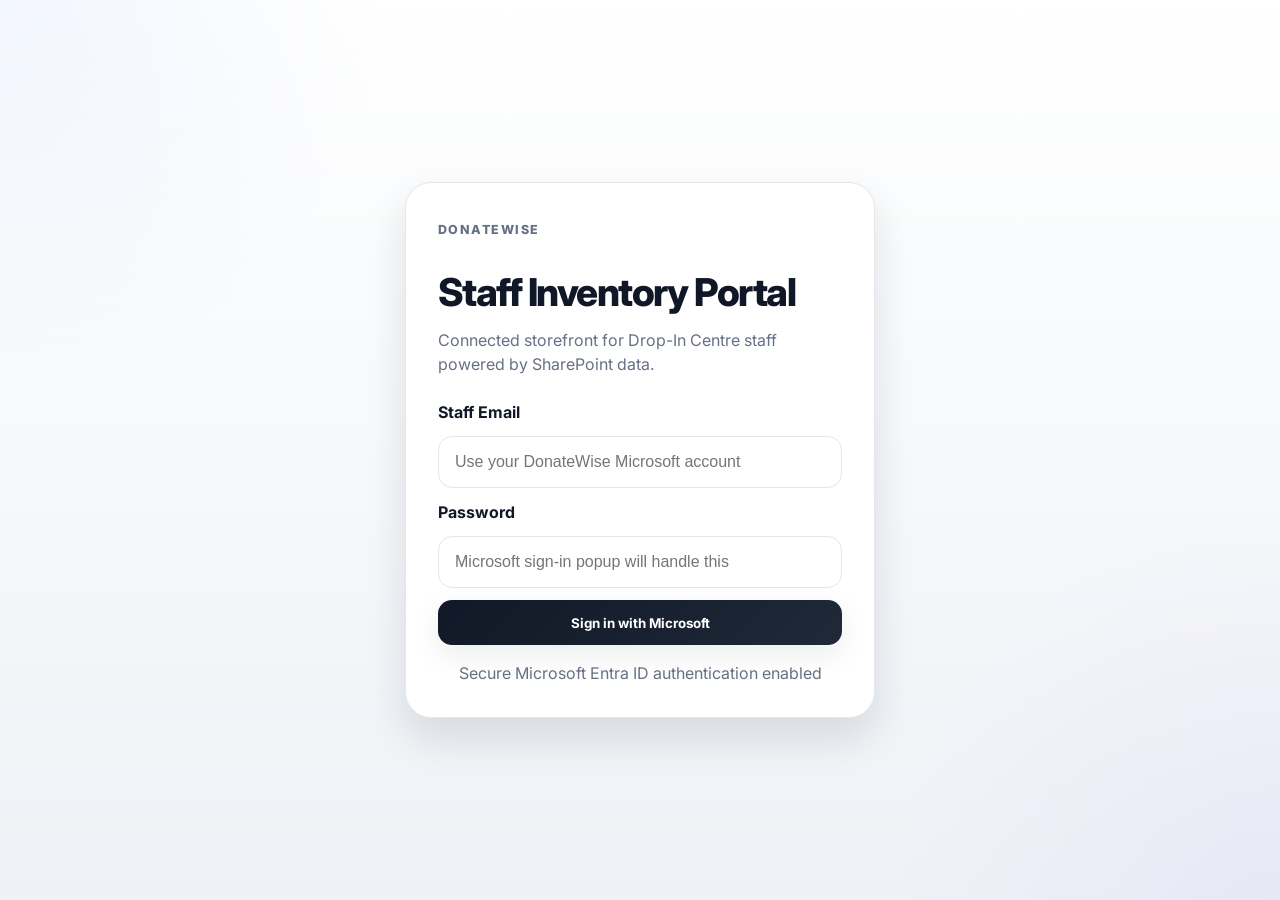
<file: index.html>
<!DOCTYPE html>
<html lang="en">
<head>
  <meta charset="UTF-8" />
  <meta name="viewport" content="width=device-width, initial-scale=1.0" />
  <title>DonateWise | Login</title>
  <link rel="preconnect" href="https://fonts.googleapis.com">
  <link rel="preconnect" href="https://fonts.gstatic.com" crossorigin>
  <link href="https://fonts.googleapis.com/css2?family=Inter:wght@400;500;600;700;800&display=swap" rel="stylesheet">
  <link rel="stylesheet" href="style.css" />
</head>
<body class="login-body">
  <main class="login-page">
    <section class="login-card reveal">
      <div class="login-brand">
        <p class="eyebrow">DONATEWISE</p>
        <h1>Staff Inventory Portal</h1>
        <p>Connected storefront for Drop-In Centre staff powered by SharePoint data.</p>
      </div>

      <form class="login-form" id="loginForm">
        <label for="email">Staff Email</label>
        <input type="email" id="email" placeholder="Use your DonateWise Microsoft account" required>

        <label for="password">Password</label>
        <input type="password" id="password" placeholder="Microsoft sign-in popup will handle this" required>

        <button type="submit" class="login-btn">Sign in with Microsoft</button>
      </form>

      <p class="login-note">Secure Microsoft Entra ID authentication enabled</p>
    </section>
  </main>

  <script src="https://alcdn.msauth.net/browser/2.38.1/js/msal-browser.min.js"></script>
  <script>
    const msalConfig = {
      auth: {
        clientId: "07e940a2-e4a5-4cbd-a59e-99554b722377",
        authority: "https://login.microsoftonline.com/4bdbaab1-f9e6-46f2-939c-a3df7cf52b8e",
        redirectUri: "https://niyamaredia.github.io/donatewise-storefront/"
      },
      cache: {
        cacheLocation: "localStorage",
        storeAuthStateInCookie: false
      }
    };

    const loginRequest = {
      scopes: ["User.Read", "Sites.Read.All"]
    };

    const msalInstance = new msal.PublicClientApplication(msalConfig);
    const loginForm = document.getElementById("loginForm");

    async function initAuth() {
      try {
        await msalInstance.initialize();

        const redirectResponse = await msalInstance.handleRedirectPromise();
        if (redirectResponse && redirectResponse.account) {
          msalInstance.setActiveAccount(redirectResponse.account);
          window.location.href = "home.html";
          return;
        }

        const accounts = msalInstance.getAllAccounts();
        if (accounts.length > 0) {
          msalInstance.setActiveAccount(accounts[0]);
        }
      } catch (error) {
        console.error("MSAL init error:", error);
      }
    }

    loginForm.addEventListener("submit", async function (e) {
      e.preventDefault();

      try {
        await msalInstance.loginPopup(loginRequest);
        window.location.href = "home.html";
      } catch (error) {
        console.error("Login failed:", error);
        alert("Microsoft login failed: " + (error.message || error));
      }
    });

    initAuth();
  </script>
</body>
</html>
</file>
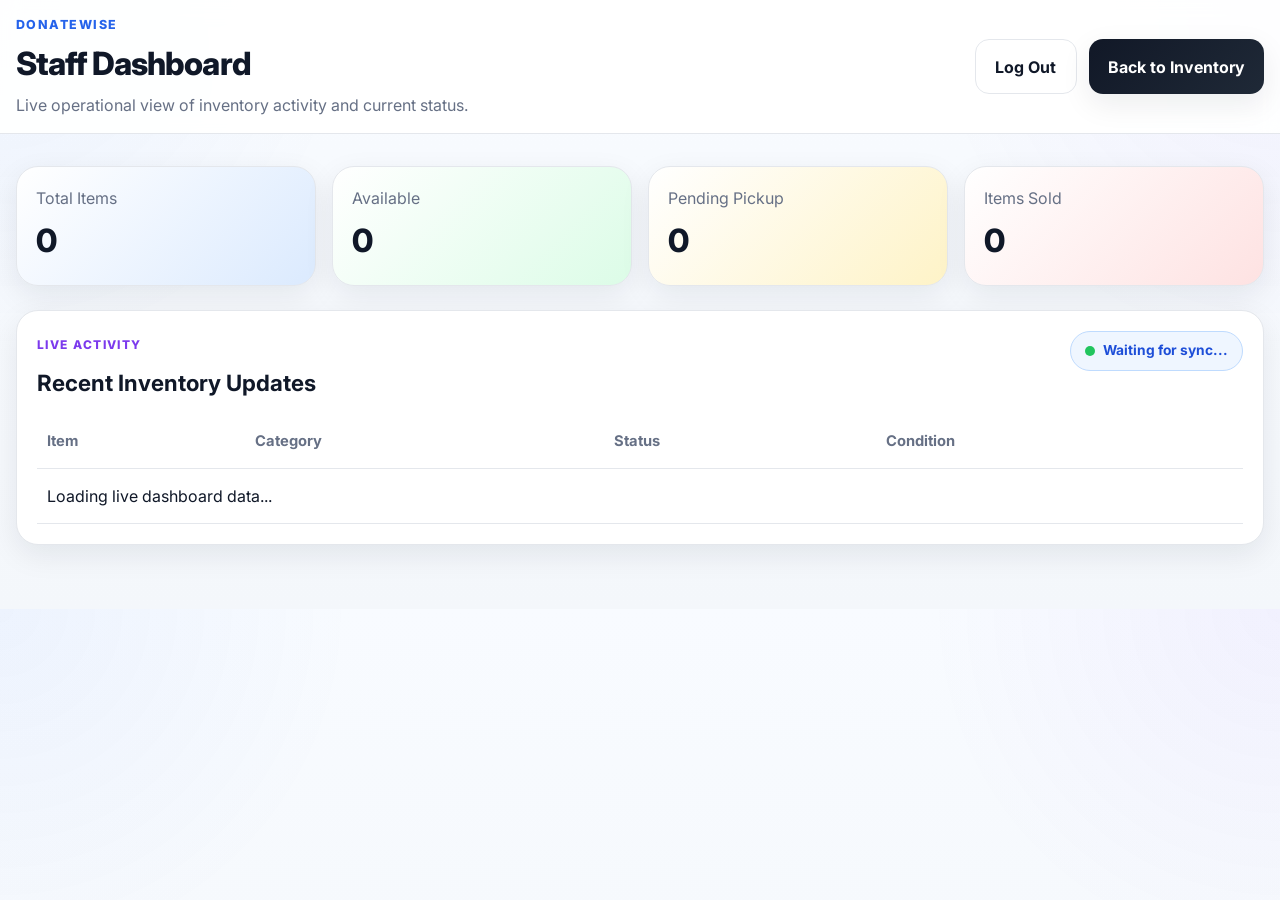
<file: dashboard.html>
<!DOCTYPE html>
<html lang="en">
<head>
  <meta charset="UTF-8" />
  <meta name="viewport" content="width=device-width, initial-scale=1.0" />
  <title>DonateWise | Staff Dashboard</title>
  <link rel="preconnect" href="https://fonts.googleapis.com">
  <link rel="preconnect" href="https://fonts.gstatic.com" crossorigin>
  <link href="https://fonts.googleapis.com/css2?family=Inter:wght@400;500;600;700;800&display=swap" rel="stylesheet">
  <link rel="stylesheet" href="style.css" />
</head>
<body>
  <header class="site-header">
    <div class="container header-inner">
      <div class="brand-block">
        <p class="eyebrow">DONATEWISE</p>
        <h1>Staff Dashboard</h1>
        <p class="subtitle">Live operational view of inventory activity and current status.</p>
      </div>

      <nav class="top-nav">
        <a class="nav-btn ghost" href="index.html">Log Out</a>
        <a class="nav-btn primary" href="home.html">Back to Inventory</a>
      </nav>
    </div>
  </header>

  <main class="dashboard-page">
    <div class="dashboard-content">
      <section class="dashboard-grid reveal">
        <article class="dashboard-stat stat-blue">
          <p>Total Items</p>
          <h3 id="statTotal">0</h3>
        </article>

        <article class="dashboard-stat stat-green">
          <p>Available</p>
          <h3 id="statAvailable">0</h3>
        </article>

        <article class="dashboard-stat stat-amber">
          <p>Pending Pickup</p>
          <h3 id="statPending">0</h3>
        </article>

        <article class="dashboard-stat stat-red">
          <p>Items Sold</p>
          <h3 id="statSold">0</h3>
        </article>
      </section>

      <section class="table-card reveal">
        <div class="table-header-row">
          <div>
            <p class="section-label">LIVE ACTIVITY</p>
            <h2>Recent Inventory Updates</h2>
          </div>
          <div class="sync-badge compact">
            <span class="sync-dot"></span>
            <span id="dashboardSyncText">Waiting for sync...</span>
          </div>
        </div>

        <table>
          <thead>
            <tr>
              <th>Item</th>
              <th>Category</th>
              <th>Status</th>
              <th>Condition</th>
            </tr>
          </thead>
          <tbody id="dashboardTableBody">
            <tr>
              <td colspan="4">Loading live dashboard data...</td>
            </tr>
          </tbody>
        </table>
      </section>
    </div>
  </main>

  <script src="script.js"></script>
</body>
</html>
</file>
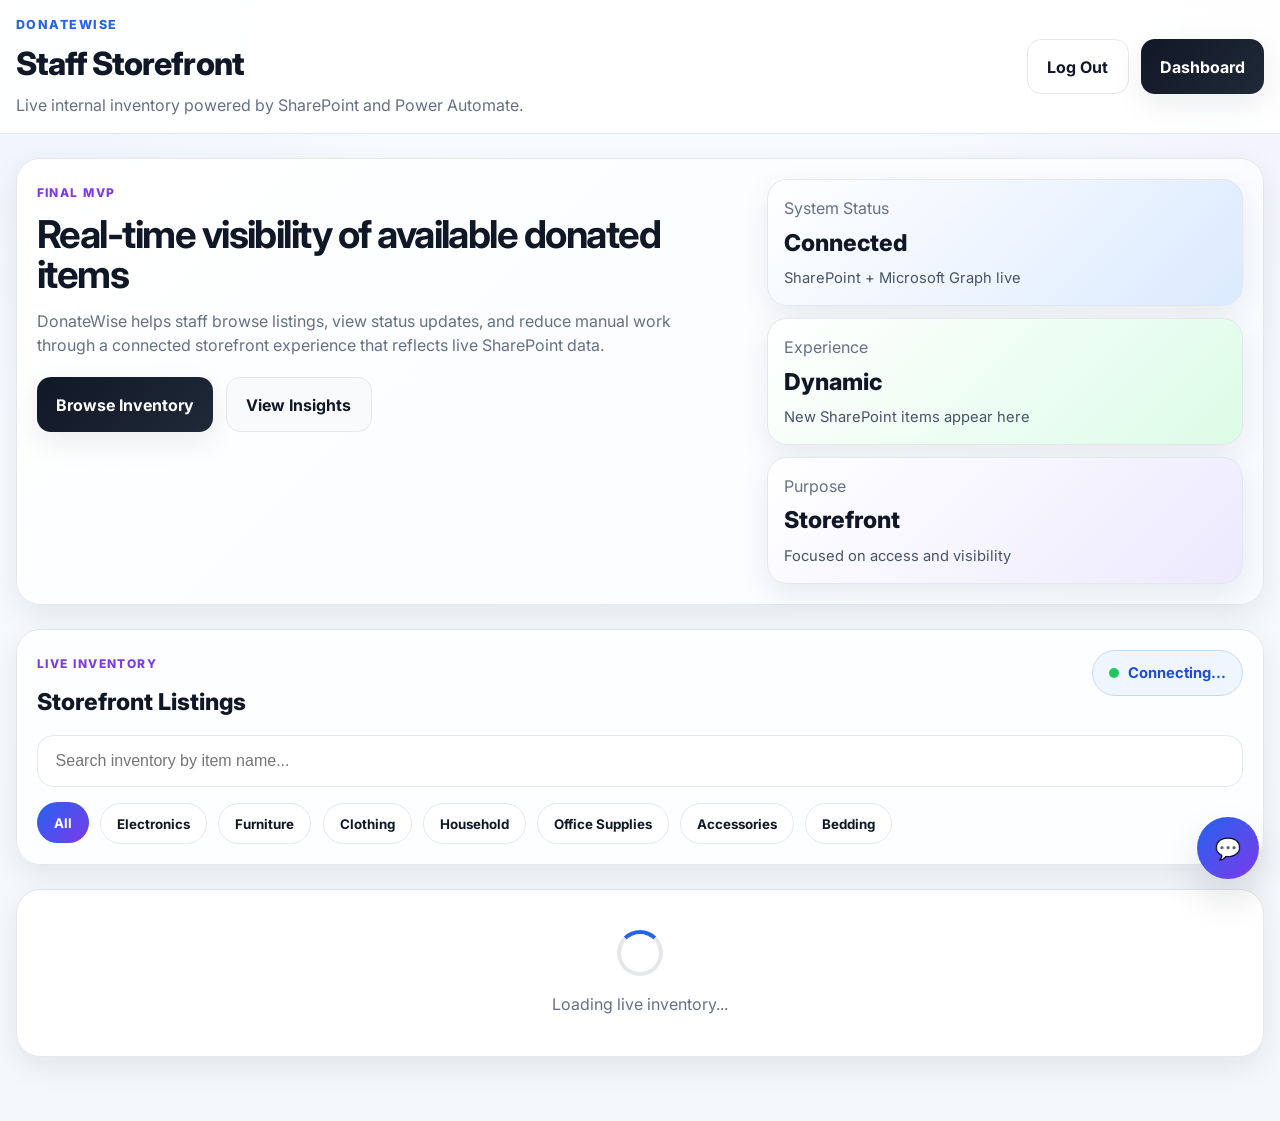
<file: home.html>
<!DOCTYPE html>
<html lang="en">
<head>
  <meta charset="UTF-8" />
  <meta name="viewport" content="width=device-width, initial-scale=1.0" />
  <title>DonateWise | Live Storefront</title>
  <link rel="preconnect" href="https://fonts.googleapis.com">
  <link rel="preconnect" href="https://fonts.gstatic.com" crossorigin>
  <link href="https://fonts.googleapis.com/css2?family=Inter:wght@400;500;600;700;800&display=swap" rel="stylesheet">
  <link rel="stylesheet" href="style.css" />
</head>
<body>
  <header class="site-header">
    <div class="container header-inner">
      <div class="brand-block">
        <p class="eyebrow">DONATEWISE</p>
        <h1>Staff Storefront</h1>
        <p class="subtitle">Live internal inventory powered by SharePoint and Power Automate.</p>
      </div>

      <nav class="top-nav">
        <a class="nav-btn ghost" href="#" id="logoutBtn">Log Out</a>
        <a class="nav-btn primary" href="dashboard.html">Dashboard</a>
      </nav>
    </div>
  </header>

  <main class="container main-shell">
    <section class="hero-panel reveal">
      <div class="hero-copy">
        <span class="hero-tag">FINAL MVP</span>
        <h2>Real-time visibility of available donated items</h2>
        <p>
          DonateWise helps staff browse listings, view status updates, and reduce manual work
          through a connected storefront experience that reflects live SharePoint data.
        </p>

        <div class="hero-actions">
          <a href="#inventorySection" class="nav-btn primary">Browse Inventory</a>
          <a href="dashboard.html" class="nav-btn ghost-dark">View Insights</a>
        </div>
      </div>

      <div class="hero-stats">
        <article class="hero-stat-card accent-blue">
          <p>System Status</p>
          <h3>Connected</h3>
          <span class="stat-note">SharePoint + Microsoft Graph live</span>
        </article>

        <article class="hero-stat-card accent-green">
          <p>Experience</p>
          <h3>Dynamic</h3>
          <span class="stat-note">New SharePoint items appear here</span>
        </article>

        <article class="hero-stat-card accent-purple">
          <p>Purpose</p>
          <h3>Storefront</h3>
          <span class="stat-note">Focused on access and visibility</span>
        </article>
      </div>
    </section>

    <section class="toolbar reveal" id="inventorySection">
      <div class="toolbar-top">
        <div>
          <p class="section-label">LIVE INVENTORY</p>
          <h3 class="section-title">Storefront Listings</h3>
        </div>

        <div class="sync-badge" id="syncBadge">
          <span class="sync-dot"></span>
          <span id="syncText">Connecting...</span>
        </div>
      </div>

      <div class="search-wrap">
        <input type="text" id="searchInput" placeholder="Search inventory by item name..." />
      </div>

      <div class="filter-wrap">
        <button class="filter-btn active" data-category="all">All</button>
        <button class="filter-btn" data-category="electronics">Electronics</button>
        <button class="filter-btn" data-category="furniture">Furniture</button>
        <button class="filter-btn" data-category="clothing">Clothing</button>
        <button class="filter-btn" data-category="household">Household</button>
        <button class="filter-btn" data-category="office supplies">Office Supplies</button>
        <button class="filter-btn" data-category="accessories">Accessories</button>
        <button class="filter-btn" data-category="bedding">Bedding</button>
      </div>
    </section>

    <section class="inventory-grid" id="inventoryGrid">
      <div class="loading-state">
        <div class="spinner"></div>
        <p>Loading live inventory...</p>
      </div>
    </section>
  </main>

  <button id="chatToggle" class="chat-toggle" aria-label="Open help assistant">💬</button>

  <section id="chatBox" class="chat-box hidden">
    <div class="chat-header">
      <h3>Support Assistant</h3>
      <button id="chatClose" aria-label="Close help assistant">×</button>
    </div>

    <div class="chat-body">
      <p class="bot-message">Need help using the storefront?</p>

      <div class="quick-questions">
        <button class="quick-question" data-answer="This storefront is connected to SharePoint, so new items and status changes appear here after refresh.">
          How does this stay updated?
        </button>
        <button class="quick-question" data-answer="Use the search bar or category filters to quickly narrow down the listings.">
          How do I find items faster?
        </button>
        <button class="quick-question" data-answer="Available means ready for access, Pending means reserved or in progress, and Sold means no longer available.">
          What do the status labels mean?
        </button>
      </div>

      <div id="chatResponses"></div>
    </div>
  </section>

  <script src="https://alcdn.msauth.net/browser/2.38.1/js/msal-browser.min.js"></script>
  <script src="script.js"></script>
</body>
</html>
</file>
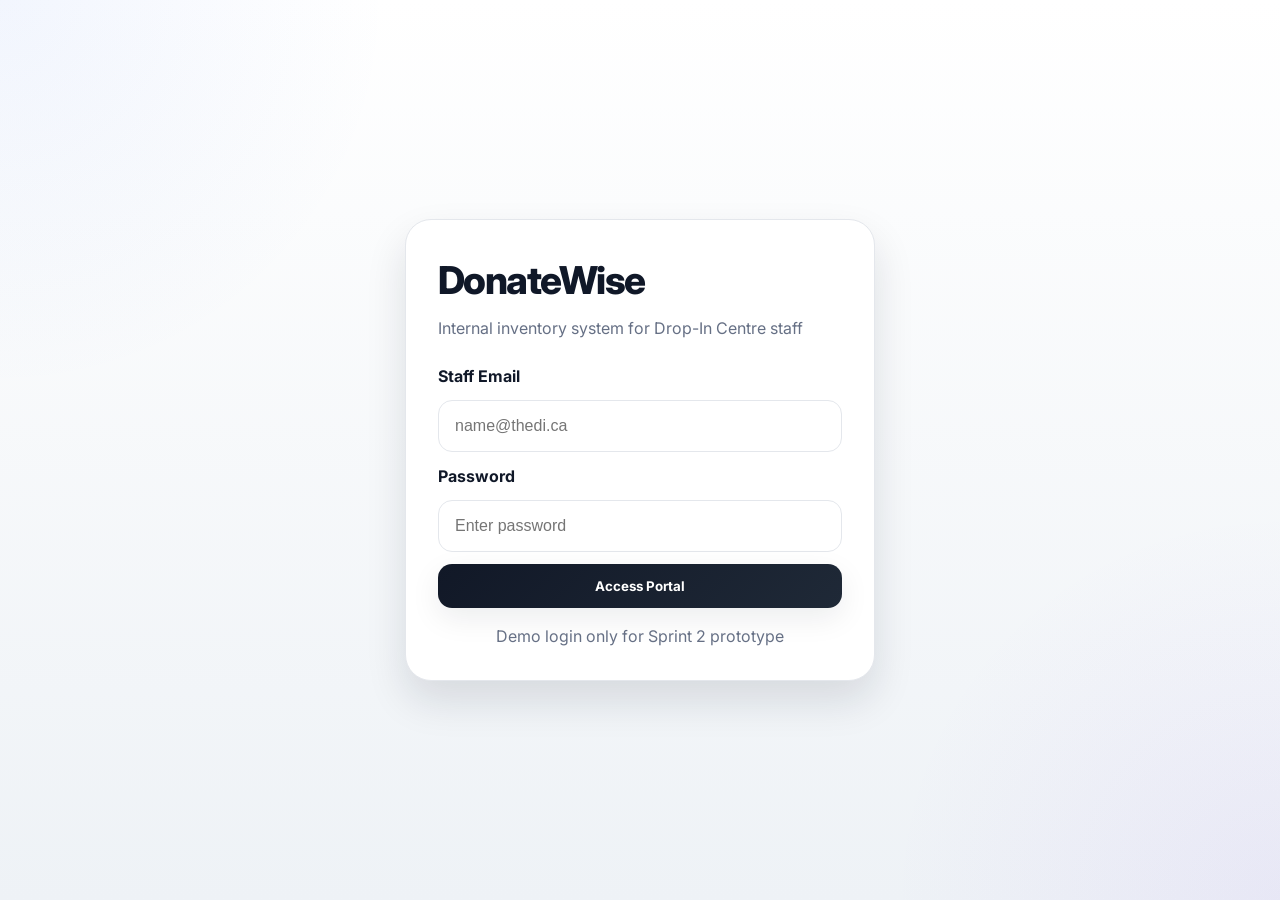
<file: login.html>
<!DOCTYPE html>
<html lang="en">
<head>
  <meta charset="UTF-8" />
  <meta name="viewport" content="width=device-width, initial-scale=1.0" />
  <title>Login | DonateWise</title>
  <link rel="preconnect" href="https://fonts.googleapis.com">
  <link rel="preconnect" href="https://fonts.gstatic.com" crossorigin>
  <link href="https://fonts.googleapis.com/css2?family=Inter:wght@400;500;600;700;800&display=swap" rel="stylesheet">
  <link rel="stylesheet" href="style.css" />
</head>
<body class="login-body">
  <main class="login-page">
    <section class="login-card">
      <div class="login-brand">
        <h1>DonateWise</h1>
        <p>Internal inventory system for Drop-In Centre staff</p>
      </div>

      <form class="login-form" id="loginForm">
        <label for="email">Staff Email</label>
        <input type="email" id="email" placeholder="name@thedi.ca" required>

        <label for="password">Password</label>
        <input type="password" id="password" placeholder="Enter password" required>

        <button type="submit" class="login-btn">Access Portal</button>
      </form>

      <p class="login-note">Demo login only for Sprint 2 prototype</p>
    </section>
  </main>

  <script>
    const loginForm = document.getElementById("loginForm");
    loginForm.addEventListener("submit", function (e) {
      e.preventDefault();
      window.location.href = "index.html";
    });
  </script>
</body>
</html>
</file>
<file: style.css>
* {
  box-sizing: border-box;
  margin: 0;
  padding: 0;
}

:root {
  --bg: #f4f7fb;
  --card: #ffffff;
  --text: #101828;
  --muted: #667085;
  --border: #e4e7ec;
  --primary: #111827;
  --blue: #2563eb;
  --green: #16a34a;
  --purple: #7c3aed;
  --amber: #d97706;
  --red: #dc2626;
  --blue-soft: #dbeafe;
  --green-soft: #dcfce7;
  --purple-soft: #ede9fe;
  --amber-soft: #fef3c7;
  --red-soft: #fee2e2;
  --success-bg: #dcfce7;
  --success-text: #166534;
  --warning-bg: #fef3c7;
  --warning-text: #92400e;
  --danger-bg: #fee2e2;
  --danger-text: #991b1b;
  --shadow: 0 10px 30px rgba(16, 24, 40, 0.08);
  --shadow-strong: 0 20px 40px rgba(16, 24, 40, 0.12);
  --radius-xl: 24px;
  --radius-lg: 20px;
  --radius-md: 16px;
  --transition: 0.25s ease;
}

html {
  scroll-behavior: smooth;
}

body {
  font-family: "Inter", sans-serif;
  background:
    radial-gradient(circle at top left, rgba(37, 99, 235, 0.05), transparent 25%),
    radial-gradient(circle at top right, rgba(124, 58, 237, 0.05), transparent 25%),
    linear-gradient(180deg, #f8fbff 0%, #f4f7fb 100%);
  color: var(--text);
  line-height: 1.5;
}

.container {
  width: min(1280px, calc(100% - 2rem));
  margin: 0 auto;
}

.site-header {
  position: sticky;
  top: 0;
  z-index: 50;
  backdrop-filter: blur(10px);
  background: rgba(255, 255, 255, 0.92);
  border-bottom: 1px solid var(--border);
}

.header-inner {
  min-height: 88px;
  display: flex;
  justify-content: space-between;
  align-items: center;
  gap: 1rem;
  padding: 1rem 0;
}

.brand-block h1 {
  font-size: 2rem;
  font-weight: 800;
  letter-spacing: -0.03em;
}

.eyebrow {
  font-size: 0.78rem;
  font-weight: 800;
  letter-spacing: 0.12em;
  color: var(--blue);
  margin-bottom: 0.3rem;
}

.subtitle {
  color: var(--muted);
  margin-top: 0.35rem;
}

.top-nav {
  display: flex;
  gap: 0.75rem;
  flex-wrap: wrap;
}

.nav-btn,
.filter-btn,
.card-link,
.chat-toggle,
.quick-question,
.login-btn,
.action-btn {
  transition: var(--transition);
  font-family: inherit;
}

.nav-btn,
.card-link,
.login-btn,
.action-btn,
.back-link {
  border: none;
  text-decoration: none;
  cursor: pointer;
  display: inline-flex;
  justify-content: center;
  align-items: center;
  padding: 0.9rem 1.2rem;
  border-radius: 14px;
  font-weight: 700;
}

.nav-btn.primary,
.card-link,
.login-btn,
.action-btn,
.back-link {
  background: linear-gradient(135deg, #111827, #1f2937);
  color: #fff;
  box-shadow: var(--shadow);
}

.nav-btn.primary:hover,
.card-link:hover,
.login-btn:hover,
.action-btn:hover,
.back-link:hover {
  transform: translateY(-2px);
  box-shadow: var(--shadow-strong);
}

.nav-btn.ghost {
  background: #fff;
  border: 1px solid var(--border);
  color: var(--text);
}

.nav-btn.ghost-dark {
  background: #f8fafc;
  border: 1px solid var(--border);
  color: var(--text);
}

.nav-btn.ghost:hover,
.nav-btn.ghost-dark:hover {
  transform: translateY(-2px);
}

.main-shell {
  padding: 1.5rem 0 4rem;
}

.hero-panel {
  background: linear-gradient(135deg, #ffffff, #f8fbff);
  border: 1px solid var(--border);
  border-radius: var(--radius-xl);
  box-shadow: var(--shadow);
  padding: 1.25rem;
  display: grid;
  grid-template-columns: 1.2fr 0.8fr;
  gap: 1rem;
}

.hero-tag,
.section-label {
  display: inline-block;
  font-size: 0.75rem;
  letter-spacing: 0.12em;
  font-weight: 800;
  color: var(--purple);
  margin-bottom: 0.75rem;
}

.hero-copy h2 {
  font-size: clamp(2rem, 3vw, 3rem);
  line-height: 1.05;
  letter-spacing: -0.04em;
  margin-bottom: 0.9rem;
}

.hero-copy p {
  color: var(--muted);
  max-width: 650px;
}

.hero-actions {
  display: flex;
  gap: 0.8rem;
  margin-top: 1.25rem;
  flex-wrap: wrap;
}

.hero-stats {
  display: grid;
  gap: 0.75rem;
}

.hero-stat-card {
  background: var(--card);
  border: 1px solid var(--border);
  border-radius: var(--radius-lg);
  padding: 1rem;
  box-shadow: var(--shadow);
}

.hero-stat-card p {
  color: var(--muted);
  margin-bottom: 0.35rem;
}

.hero-stat-card h3 {
  font-size: 1.45rem;
  font-weight: 800;
}

.stat-note {
  display: inline-block;
  margin-top: 0.4rem;
  color: #475467;
  font-size: 0.92rem;
}

.accent-blue {
  background: linear-gradient(135deg, #ffffff, var(--blue-soft));
}

.accent-green {
  background: linear-gradient(135deg, #ffffff, var(--green-soft));
}

.accent-purple {
  background: linear-gradient(135deg, #ffffff, var(--purple-soft));
}

.toolbar {
  margin-top: 1.5rem;
  background: rgba(255, 255, 255, 0.82);
  border: 1px solid var(--border);
  border-radius: var(--radius-xl);
  padding: 1.25rem;
  box-shadow: var(--shadow);
}

.toolbar-top,
.table-header-row {
  display: flex;
  justify-content: space-between;
  gap: 1rem;
  align-items: flex-start;
  margin-bottom: 1rem;
}

.section-title {
  font-size: 1.45rem;
  font-weight: 800;
}

.sync-badge {
  display: inline-flex;
  align-items: center;
  gap: 0.55rem;
  background: #eff6ff;
  color: #1d4ed8;
  border: 1px solid #bfdbfe;
  padding: 0.7rem 1rem;
  border-radius: 999px;
  font-size: 0.92rem;
  font-weight: 700;
}

.sync-badge.compact {
  padding: 0.55rem 0.85rem;
  font-size: 0.86rem;
}

.sync-dot {
  width: 10px;
  height: 10px;
  background: #22c55e;
  border-radius: 50%;
  box-shadow: 0 0 0 0 rgba(34, 197, 94, 0.55);
  animation: pulseDot 2s infinite;
}

@keyframes pulseDot {
  0% { box-shadow: 0 0 0 0 rgba(34, 197, 94, 0.55); }
  70% { box-shadow: 0 0 0 10px rgba(34, 197, 94, 0); }
  100% { box-shadow: 0 0 0 0 rgba(34, 197, 94, 0); }
}

.search-wrap input {
  width: 100%;
  padding: 1rem 1.1rem;
  border: 1px solid var(--border);
  background: #fff;
  border-radius: 16px;
  font-size: 1rem;
  outline: none;
  transition: var(--transition);
}

.search-wrap input:focus {
  border-color: #94a3b8;
  box-shadow: 0 0 0 4px rgba(59, 130, 246, 0.08);
}

.filter-wrap {
  display: flex;
  gap: 0.7rem;
  flex-wrap: wrap;
  margin-top: 1rem;
}

.filter-btn {
  border: 1px solid var(--border);
  background: #fff;
  color: var(--text);
  border-radius: 999px;
  padding: 0.7rem 1rem;
  font-weight: 700;
  cursor: pointer;
}

.filter-btn:hover,
.filter-btn.active {
  background: linear-gradient(135deg, var(--blue), var(--purple));
  color: #fff;
  border-color: transparent;
  transform: translateY(-1px);
}

.inventory-grid {
  margin-top: 1.5rem;
  display: grid;
  grid-template-columns: repeat(auto-fit, minmax(255px, 1fr));
  gap: 1.25rem;
}

.item-card {
  background: var(--card);
  border: 1px solid var(--border);
  border-radius: 22px;
  overflow: hidden;
  box-shadow: var(--shadow);
  transition: var(--transition);
  animation: fadeUp 0.5s ease both;
}

.item-card:hover {
  transform: translateY(-6px);
  box-shadow: var(--shadow-strong);
}

.item-image {
  width: 100%;
  height: 210px;
  object-fit: cover;
  display: block;
  background: linear-gradient(135deg, #eef2f6, #e5e7eb);
}

.item-content {
  padding: 1.05rem;
}

.item-top-row {
  display: flex;
  justify-content: space-between;
  align-items: flex-start;
  gap: 0.75rem;
}

.item-top-row h3 {
  font-size: 1.18rem;
  font-weight: 800;
  line-height: 1.2;
}

.item-category {
  margin-top: 0.55rem;
  color: var(--muted);
  font-size: 0.97rem;
}

.item-price {
  margin-top: 0.5rem;
  font-size: 1.25rem;
  font-weight: 800;
}

.item-actions {
  margin-top: 1rem;
}

.card-link {
  width: 100%;
}

.status-badge {
  display: inline-flex;
  align-items: center;
  justify-content: center;
  border-radius: 999px;
  padding: 0.35rem 0.8rem;
  font-size: 0.83rem;
  font-weight: 800;
  white-space: nowrap;
}

.status-badge.available {
  background: var(--success-bg);
  color: var(--success-text);
}

.status-badge.pending {
  background: var(--warning-bg);
  color: var(--warning-text);
}

.status-badge.sold {
  background: var(--danger-bg);
  color: var(--danger-text);
}

.loading-state,
.empty-state {
  grid-column: 1 / -1;
  background: var(--card);
  border: 1px solid var(--border);
  border-radius: 24px;
  box-shadow: var(--shadow);
  padding: 2.5rem 1.5rem;
  text-align: center;
  color: var(--muted);
}

.spinner {
  width: 46px;
  height: 46px;
  margin: 0 auto 1rem;
  border-radius: 50%;
  border: 4px solid #e5e7eb;
  border-top-color: var(--blue);
  animation: spin 0.9s linear infinite;
}

@keyframes spin {
  to { transform: rotate(360deg); }
}

.chat-toggle {
  position: fixed;
  right: 1.3rem;
  bottom: 1.3rem;
  width: 62px;
  height: 62px;
  border-radius: 50%;
  border: none;
  background: linear-gradient(135deg, var(--blue), var(--purple));
  color: #fff;
  font-size: 1.3rem;
  box-shadow: var(--shadow-strong);
  cursor: pointer;
  z-index: 100;
}

.chat-toggle:hover {
  transform: translateY(-3px);
}

.chat-box {
  position: fixed;
  right: 1.3rem;
  bottom: 6rem;
  width: min(370px, calc(100% - 2rem));
  background: #fff;
  border: 1px solid var(--border);
  border-radius: 22px;
  box-shadow: var(--shadow-strong);
  overflow: hidden;
  z-index: 100;
}

.hidden {
  display: none;
}

.chat-header {
  background: linear-gradient(135deg, var(--blue), var(--purple));
  color: #fff;
  padding: 1rem;
  display: flex;
  justify-content: space-between;
  align-items: center;
}

.chat-header h3 {
  font-size: 1rem;
}

.chat-header button {
  border: none;
  background: transparent;
  color: #fff;
  font-size: 1.3rem;
  cursor: pointer;
}

.chat-body {
  padding: 1rem;
  max-height: 420px;
  overflow-y: auto;
}

.bot-message,
.user-response,
.assistant-response {
  border-radius: 14px;
  padding: 0.8rem 0.95rem;
  font-size: 0.92rem;
}

.bot-message {
  background: #f3f4f6;
  margin-bottom: 1rem;
}

.quick-questions {
  display: grid;
  gap: 0.65rem;
}

.quick-question {
  text-align: left;
  border: 1px solid var(--border);
  border-radius: 14px;
  background: #fff;
  cursor: pointer;
  font-size: 0.92rem;
  padding: 0.85rem;
}

.quick-question:hover {
  background: #f8fafc;
}

.user-response {
  margin-top: 0.8rem;
  background: #e5e7eb;
}

.assistant-response {
  margin-top: 0.55rem;
  background: #eef2ff;
}

.reveal {
  animation: fadeUp 0.6s ease both;
}

@keyframes fadeUp {
  from {
    opacity: 0;
    transform: translateY(18px);
  }
  to {
    opacity: 1;
    transform: translateY(0);
  }
}

.login-body {
  min-height: 100vh;
  display: grid;
  place-items: center;
  padding: 1.5rem;
  background:
    radial-gradient(circle at top left, rgba(37, 99, 235, 0.06), transparent 25%),
    radial-gradient(circle at bottom right, rgba(124, 58, 237, 0.06), transparent 25%),
    linear-gradient(180deg, #ffffff 0%, #eef2f6 100%);
}

.login-page {
  width: 100%;
  display: flex;
  justify-content: center;
}

.login-card {
  width: min(470px, 100%);
  background: #fff;
  border: 1px solid var(--border);
  border-radius: 26px;
  box-shadow: var(--shadow-strong);
  padding: 2rem;
}

.login-brand h1 {
  font-size: 2.4rem;
  font-weight: 800;
  letter-spacing: -0.04em;
}

.login-brand p {
  color: var(--muted);
  margin-top: 0.4rem;
  margin-bottom: 1.5rem;
}

.login-form {
  display: grid;
  gap: 0.75rem;
}

.login-form label {
  font-weight: 700;
}

.login-form input {
  padding: 1rem 1rem;
  border: 1px solid var(--border);
  border-radius: 14px;
  font-size: 1rem;
  outline: none;
  transition: var(--transition);
}

.login-form input:focus {
  border-color: #94a3b8;
  box-shadow: 0 0 0 4px rgba(59, 130, 246, 0.08);
}

.login-note {
  text-align: center;
  color: var(--muted);
  margin-top: 1rem;
}

.dashboard-page {
  width: min(1280px, calc(100% - 2rem));
  margin: 0 auto;
  padding: 2rem 0 4rem;
}

.dashboard-content {
  display: grid;
  gap: 1.5rem;
}

.dashboard-grid {
  display: grid;
  grid-template-columns: repeat(4, minmax(0, 1fr));
  gap: 1rem;
}

.dashboard-stat {
  background: var(--card);
  border: 1px solid var(--border);
  border-radius: 22px;
  box-shadow: var(--shadow);
  padding: 1.2rem;
  animation: fadeUp 0.55s ease both;
}

.dashboard-stat p {
  color: var(--muted);
  margin-bottom: 0.45rem;
}

.dashboard-stat h3 {
  font-size: 2rem;
  font-weight: 800;
}

.stat-blue {
  background: linear-gradient(135deg, #ffffff, var(--blue-soft));
}

.stat-green {
  background: linear-gradient(135deg, #ffffff, var(--green-soft));
}

.stat-amber {
  background: linear-gradient(135deg, #ffffff, var(--amber-soft));
}

.stat-red {
  background: linear-gradient(135deg, #ffffff, var(--red-soft));
}

.table-card {
  background: var(--card);
  border: 1px solid var(--border);
  border-radius: 22px;
  box-shadow: var(--shadow);
  padding: 1.25rem;
}

.table-card h2 {
  font-size: 1.4rem;
}

table {
  width: 100%;
  border-collapse: collapse;
}

th,
td {
  text-align: left;
  padding: 0.95rem 0.6rem;
  border-bottom: 1px solid var(--border);
}

th {
  font-size: 0.92rem;
  color: var(--muted);
}

.page-section {
  width: min(1280px, calc(100% - 2rem));
  margin: 1.5rem auto 4rem;
}

.page-topbar {
  margin-bottom: 1rem;
}

.back-link {
  text-decoration: none;
}

.detail-card {
  display: grid;
  grid-template-columns: 1fr 1fr;
  gap: 1.5rem;
  background: var(--card);
  border: 1px solid var(--border);
  border-radius: 24px;
  box-shadow: var(--shadow);
  padding: 1.5rem;
}

.detail-image {
  width: 100%;
  height: 360px;
  object-fit: cover;
  border-radius: 20px;
  background: linear-gradient(135deg, #eef2f6, #e5e7eb);
}

.detail-info h2 {
  font-size: 2rem;
  font-weight: 800;
}

.detail-meta {
  margin-top: 1rem;
  display: grid;
  gap: 0.8rem;
  color: var(--muted);
}

.detail-price {
  font-size: 1.2rem;
  color: var(--text);
  font-weight: 800;
}

.action-group {
  margin-top: 1.25rem;
  display: flex;
  gap: 0.75rem;
  flex-wrap: wrap;
}

@media (max-width: 1100px) {
  .hero-panel {
    grid-template-columns: 1fr;
  }

  .dashboard-grid {
    grid-template-columns: repeat(2, minmax(0, 1fr));
  }
}

@media (max-width: 820px) {
  .header-inner,
  .toolbar-top,
  .table-header-row {
    flex-direction: column;
    align-items: flex-start;
  }

  .detail-card {
    grid-template-columns: 1fr;
  }
}

@media (max-width: 640px) {
  .dashboard-grid {
    grid-template-columns: 1fr;
  }

  .brand-block h1 {
    font-size: 1.6rem;
  }

  .hero-copy h2 {
    font-size: 2rem;
  }
}
</file>
